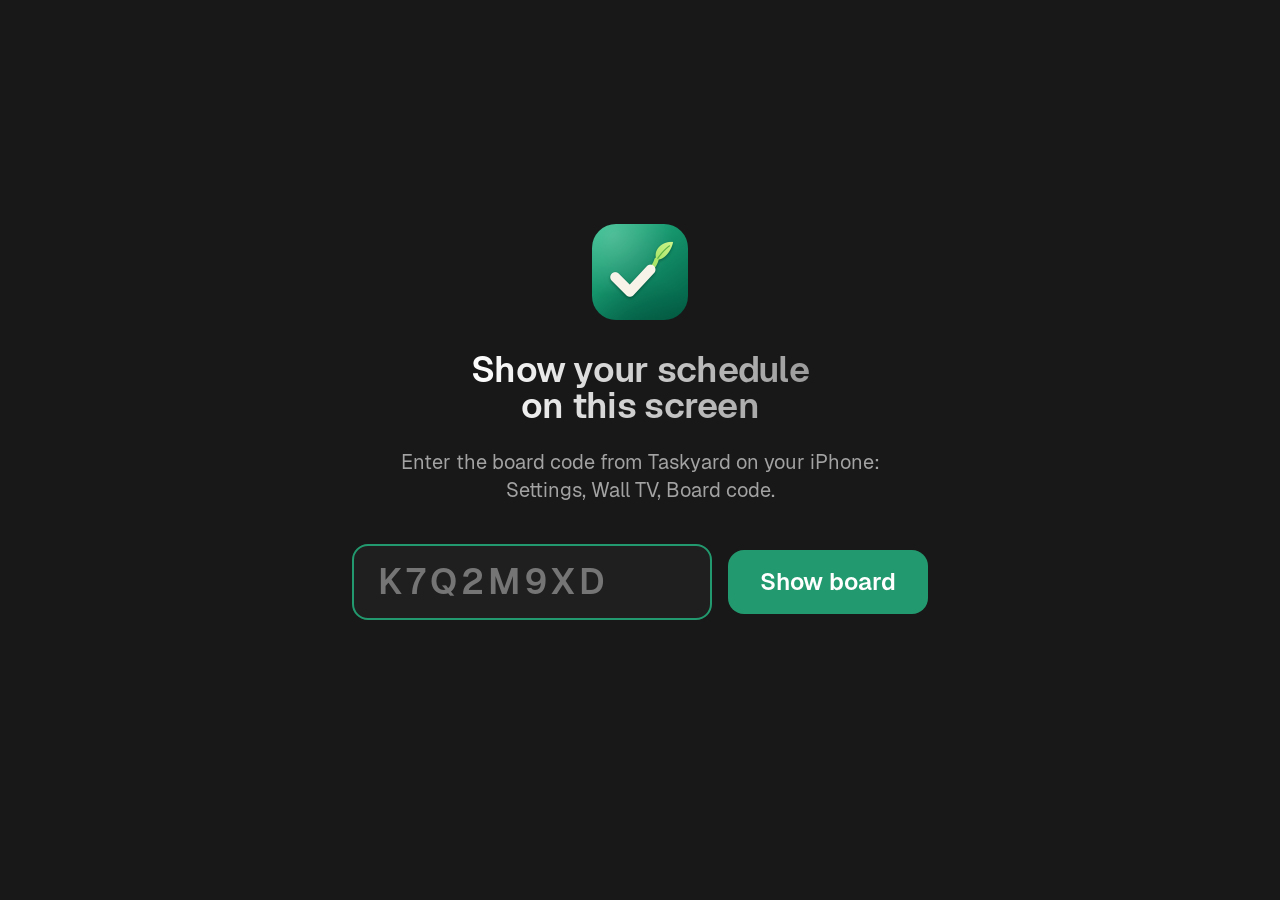
<file: index.html>
<!doctype html>
<html lang="en">
<head>
  <meta charset="utf-8">
  <meta name="viewport" content="width=device-width, initial-scale=1">
  <meta name="robots" content="noindex">
  <title>Taskyard board</title>
  <meta name="description" content="Taskyard's wall TV schedule.">
  <link rel="icon" href="icon.png">
  <link rel="stylesheet" href="style.css">
</head>
<body>
  <a class="skip" href="#main">Skip to schedule</a>

  <!-- Shown until a board code is entered; the code is remembered on this TV. -->
  <section id="setup" class="setup" hidden>
    <img class="setup-icon" src="icon.png" alt="Taskyard">
    <h1 class="hero">Show your schedule<br>on this screen</h1>
    <p class="lede">Enter the board code from Taskyard on your iPhone:<br>Settings, Wall TV, Board code.</p>
    <form id="setup-form" class="setup-form" autocomplete="off">
      <label for="code" class="sr">Board code</label>
      <input id="code" name="code" maxlength="8" placeholder="K7Q2M9XD" spellcheck="false" autocapitalize="characters">
      <button type="submit">Show board</button>
    </form>
    <p id="setup-error" class="error" role="alert"></p>
  </section>

  <main id="main" class="board" hidden>
    <header class="top">
      <div class="title">
        <h1 class="hero" id="heading">Today’s schedule</h1>
        <div id="lists" class="lists"></div>
      </div>
      <div class="clock">
        <div id="time" class="time"></div>
        <div id="date" class="date"></div>
      </div>
    </header>

    <div class="columns">
      <section class="column wide" aria-labelledby="today-h">
        <h2 id="today-h">Today</h2>
        <div id="today" class="stack"></div>
      </section>
      <section class="column" aria-labelledby="tomorrow-h">
        <h2 id="tomorrow-h">Tomorrow</h2>
        <div id="tomorrow" class="stack"></div>
      </section>
      <section class="column" aria-labelledby="week-h">
        <h2 id="week-h">Coming up</h2>
        <div id="week" class="stack"></div>
      </section>
    </div>

    <footer class="foot">
      <span id="status" class="status"></span>
      <button id="change" class="link" type="button">Change board</button>
    </footer>
  </main>

  <script src="config.js"></script>
  <script src="app.js"></script>
</body>
</html>
</file>
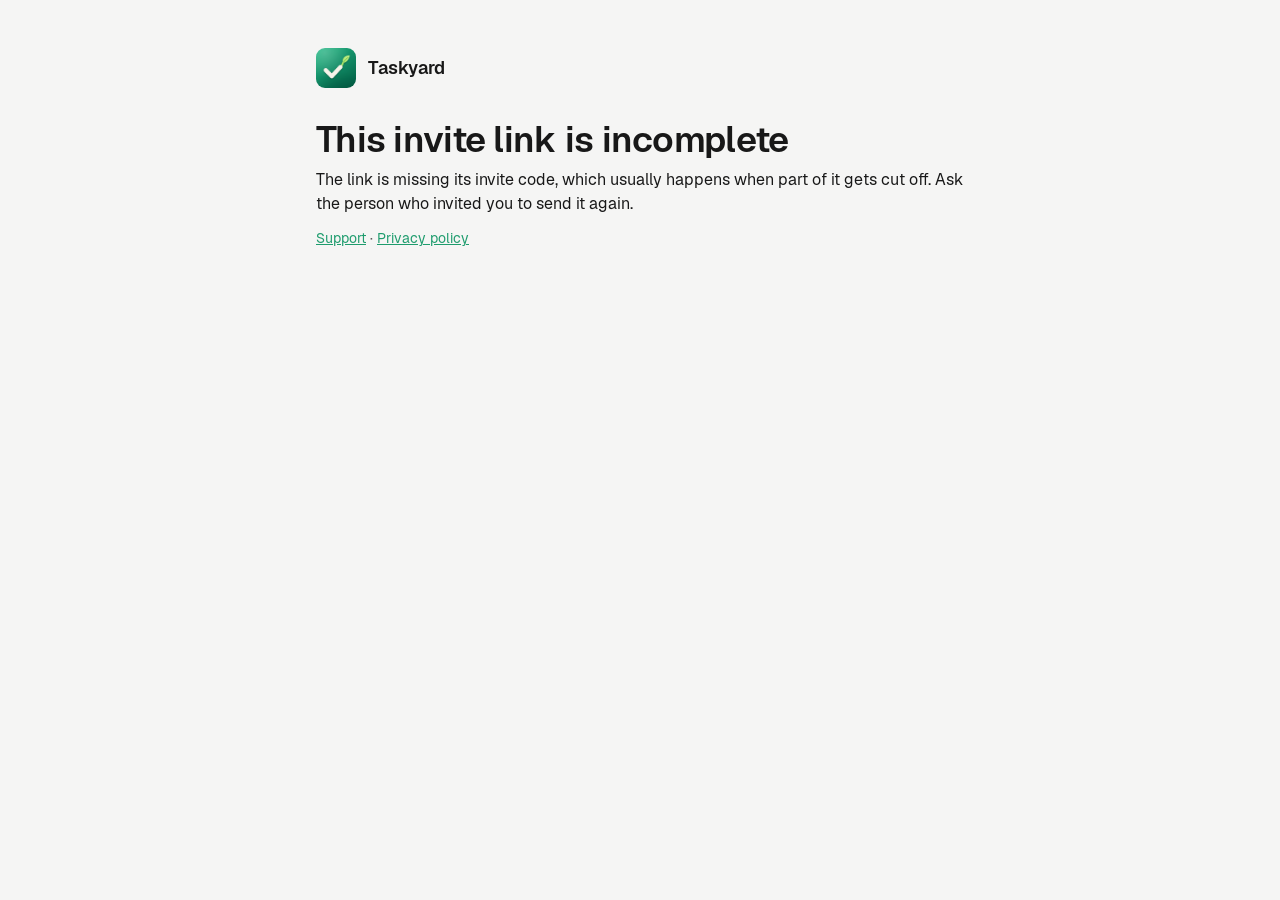
<file: join.html>
<!doctype html>
<html lang="en">
<head>
  <meta charset="utf-8">
  <meta name="viewport" content="width=device-width, initial-scale=1">
  <title>Join tasks in Taskyard</title>
  <meta name="description" content="Open a Taskyard invite to see shared tasks, add your own and mark them done.">
  <meta name="robots" content="noindex">
  <meta name="apple-itunes-app" content="app-id=6828300075">
  <link rel="icon" href="icon.png">
  <link rel="stylesheet" href="page.css">
</head>
<body>
  <main class="doc">
    <a class="brand" href="support.html"><img src="icon.png" alt="" width="40" height="40"><span>Taskyard</span></a>

    <div id="invite" hidden>
      <h1>You’re invited to help with tasks</h1>
      <p>Someone shared their Taskyard tasks with you. Open the invite on your iPhone or iPad to see the tasks, add your own and mark them done.</p>

      <ol class="steps">
        <li>
          <h2>Get Taskyard</h2>
          <p>It’s free on the App Store. Skip this if you already have it.</p>
          <a class="button secondary" href="https://apps.apple.com/app/id6828300075">Get it on the App Store</a>
        </li>
        <li>
          <h2>Open the invite</h2>
          <p>Taskyard asks for your name, then shows the shared tasks.</p>
          <a class="button" id="open" href="support.html">Open in Taskyard</a>
        </li>
      </ol>

      <section class="card" aria-labelledby="code-title">
        <h3 id="code-title">If the button doesn’t open the app</h3>
        <p>Open Taskyard, tap People at the top left, and paste this invite code under “Join someone’s tasks”.</p>
        <p class="code" id="code"></p>
        <button class="button secondary" id="copy" type="button">Copy code</button>
        <p class="meta" id="copied" role="status" aria-live="polite"></p>
      </section>

      <p class="meta">Anyone with this link can see and change the shared tasks, so don’t pass it on. The code is the part of the link after #, which your browser doesn’t send to this website.</p>
    </div>

    <div id="missing" hidden>
      <h1>This invite link is incomplete</h1>
      <p>The link is missing its invite code, which usually happens when part of it gets cut off. Ask the person who invited you to send it again.</p>
    </div>

    <noscript>
      <h1>Open this invite in Taskyard</h1>
      <p>Open Taskyard on your iPhone or iPad, tap People at the top left, and paste the whole link under “Join someone’s tasks”.</p>
    </noscript>

    <p class="meta"><a href="support.html">Support</a> · <a href="privacy.html">Privacy policy</a></p>
  </main>
  <script src="join.js"></script>
</body>
</html>
</file>
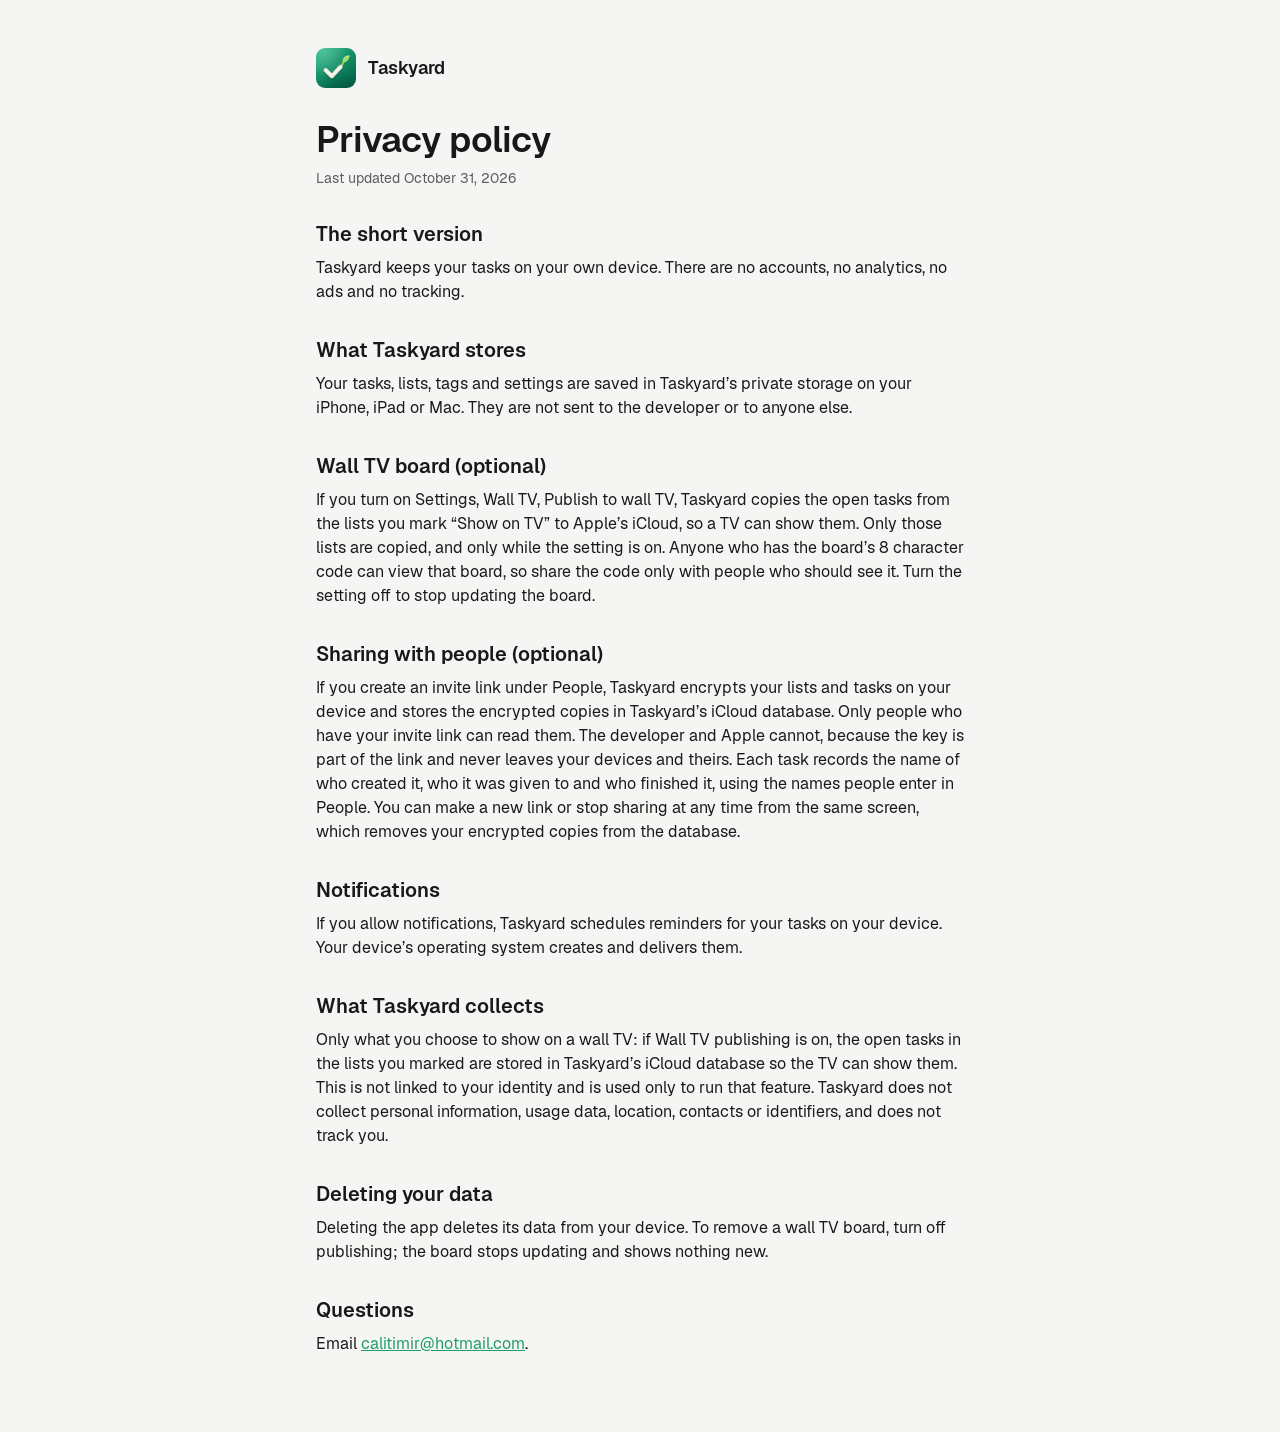
<file: privacy.html>
<!doctype html>
<html lang="en">
<head>
  <meta charset="utf-8">
  <meta name="viewport" content="width=device-width, initial-scale=1">
  <title>Taskyard privacy policy</title>
  <meta name="description" content="How Taskyard handles your data: it stays on your device.">
  <link rel="icon" href="icon.png">
  <link rel="stylesheet" href="page.css">
</head>
<body>
  <main class="doc">
    <a class="brand" href="support.html"><img src="icon.png" alt="" width="40" height="40"><span>Taskyard</span></a>
    <h1>Privacy policy</h1>
    <p class="meta">Last updated October 31, 2026</p>

    <h2>The short version</h2>
    <p>Taskyard keeps your tasks on your own device. There are no accounts, no analytics, no ads and no tracking.</p>

    <h2>What Taskyard stores</h2>
    <p>Your tasks, lists, tags and settings are saved in Taskyard’s private storage on your iPhone, iPad or Mac. They are not sent to the developer or to anyone else.</p>

    <h2>Wall TV board (optional)</h2>
    <p>If you turn on Settings, Wall TV, Publish to wall TV, Taskyard copies the open tasks from the lists you mark “Show on TV” to Apple’s iCloud, so a TV can show them. Only those lists are copied, and only while the setting is on. Anyone who has the board’s 8 character code can view that board, so share the code only with people who should see it. Turn the setting off to stop updating the board.</p>

    <h2>Sharing with people (optional)</h2>
    <p>If you create an invite link under People, Taskyard encrypts your lists and tasks on your device and stores the encrypted copies in Taskyard’s iCloud database. Only people who have your invite link can read them. The developer and Apple cannot, because the key is part of the link and never leaves your devices and theirs. Each task records the name of who created it, who it was given to and who finished it, using the names people enter in People. You can make a new link or stop sharing at any time from the same screen, which removes your encrypted copies from the database.</p>

    <h2>Notifications</h2>
    <p>If you allow notifications, Taskyard schedules reminders for your tasks on your device. Your device’s operating system creates and delivers them.</p>

    <h2>What Taskyard collects</h2>
    <p>Only what you choose to show on a wall TV: if Wall TV publishing is on, the open tasks in the lists you marked are stored in Taskyard’s iCloud database so the TV can show them. This is not linked to your identity and is used only to run that feature. Taskyard does not collect personal information, usage data, location, contacts or identifiers, and does not track you.</p>

    <h2>Deleting your data</h2>
    <p>Deleting the app deletes its data from your device. To remove a wall TV board, turn off publishing; the board stops updating and shows nothing new.</p>

    <h2>Questions</h2>
    <p>Email <a href="mailto:calitimir@hotmail.com">calitimir@hotmail.com</a>.</p>
  </main>
</body>
</html>
</file>
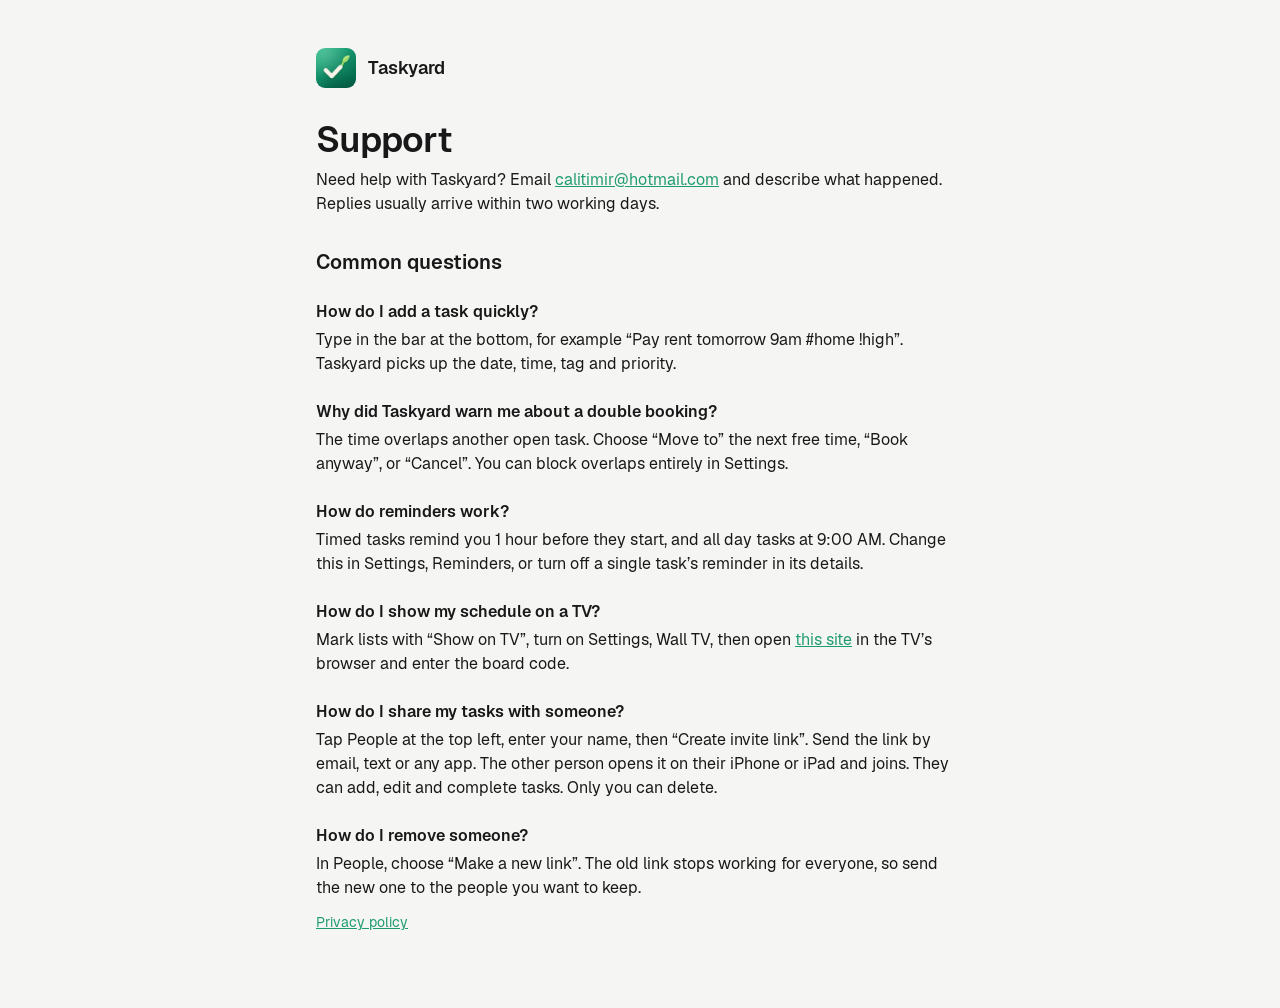
<file: support.html>
<!doctype html>
<html lang="en">
<head>
  <meta charset="utf-8">
  <meta name="viewport" content="width=device-width, initial-scale=1">
  <title>Taskyard support</title>
  <meta name="description" content="Help with Taskyard, the task planner with lists, boards, a timeline and a calendar.">
  <link rel="icon" href="icon.png">
  <link rel="stylesheet" href="page.css">
</head>
<body>
  <main class="doc">
    <a class="brand" href="support.html"><img src="icon.png" alt="" width="40" height="40"><span>Taskyard</span></a>
    <h1>Support</h1>
    <p>Need help with Taskyard? Email <a href="mailto:calitimir@hotmail.com">calitimir@hotmail.com</a> and describe what happened. Replies usually arrive within two working days.</p>

    <h2>Common questions</h2>
    <h3>How do I add a task quickly?</h3>
    <p>Type in the bar at the bottom, for example “Pay rent tomorrow 9am #home !high”. Taskyard picks up the date, time, tag and priority.</p>
    <h3>Why did Taskyard warn me about a double booking?</h3>
    <p>The time overlaps another open task. Choose “Move to” the next free time, “Book anyway”, or “Cancel”. You can block overlaps entirely in Settings.</p>
    <h3>How do reminders work?</h3>
    <p>Timed tasks remind you 1 hour before they start, and all day tasks at 9:00 AM. Change this in Settings, Reminders, or turn off a single task’s reminder in its details.</p>
    <h3>How do I show my schedule on a TV?</h3>
    <p>Mark lists with “Show on TV”, turn on Settings, Wall TV, then open <a href="./">this site</a> in the TV’s browser and enter the board code.</p>

    <h3>How do I share my tasks with someone?</h3>
    <p>Tap People at the top left, enter your name, then “Create invite link”. Send the link by email, text or any app. The other person opens it on their iPhone or iPad and joins. They can add, edit and complete tasks. Only you can delete.</p>
    <h3>How do I remove someone?</h3>
    <p>In People, choose “Make a new link”. The old link stops working for everyone, so send the new one to the people you want to keep.</p>

    <p class="meta"><a href="privacy.html">Privacy policy</a></p>
  </main>
</body>
</html>
</file>
<file: page.css>
@font-face { font-family: "Geist"; src: url("Geist-Regular.otf") format("opentype"); font-weight: 400; }
@font-face { font-family: "Geist"; src: url("Geist-Medium.otf") format("opentype"); font-weight: 500; }
@font-face { font-family: "Geist"; src: url("Geist-SemiBold.otf") format("opentype"); font-weight: 600; }
:root { --bg: #F5F5F4; --text: #181818; --muted: #5C5C5C; --brand: #1E9C6D; --on-brand: #FFFFFF; }
@media (prefers-color-scheme: dark) { :root { --bg: #181818; --text: #FFFFFF; --muted: #A3A3A3; --brand: #3DC48F; --on-brand: #06281C; } }
* { box-sizing: border-box; }
body { margin: 0; background: var(--bg); color: var(--text); font: 400 16px/24px "Geist", system-ui, sans-serif; -webkit-font-smoothing: antialiased; }
.doc { max-width: 680px; margin: 0 auto; padding: 48px 16px 64px; }
.brand { display: inline-flex; align-items: center; color: inherit; text-decoration: none; font-weight: 600; font-size: 18px; line-height: 28px; margin-bottom: 32px; }
.brand img { border-radius: 9px; margin-right: 12px; }
h1 { font-size: 36px; line-height: 40px; font-weight: 600; margin: 0 0 8px; letter-spacing: -0.02em; text-wrap: balance; }
h2 { font-size: 20px; line-height: 28px; font-weight: 600; margin: 32px 0 8px; }
h3 { font-size: 16px; line-height: 24px; font-weight: 600; margin: 24px 0 4px; }
p { margin: 0 0 12px; text-wrap: pretty; }
.meta { color: var(--muted); font-size: 14px; line-height: 20px; }
a { color: var(--brand); }
a:focus-visible { outline: 2px solid var(--brand); outline-offset: 2px; border-radius: 4px; }

/* Invite page */
.steps { list-style: none; counter-reset: step; margin: 32px 0 0; padding: 0; }
.steps li { counter-increment: step; position: relative; padding: 0 0 32px 48px; }
.steps li::before { content: counter(step); position: absolute; left: 0; top: 0; width: 32px; height: 32px; border-radius: 9999px; background: var(--brand); color: var(--on-brand); font-weight: 600; font-size: 14px; line-height: 32px; text-align: center; }
.steps h2 { margin: 0 0 4px; }
.button { display: inline-block; margin-top: 4px; padding: 8px 12px; border: 1px solid var(--brand); border-radius: 8px; background: var(--brand); color: var(--on-brand); font: 600 16px/24px "Geist", system-ui, sans-serif; text-decoration: none; cursor: pointer; transition: opacity 300ms cubic-bezier(0.22, 1, 0.36, 1), transform 200ms cubic-bezier(0.22, 1, 0.36, 1); }
.button.secondary { background: transparent; color: var(--brand); }
.button:hover { opacity: 0.85; }
.button:active { transform: scale(0.98); }
.button:focus-visible { outline: 2px solid var(--brand); outline-offset: 2px; }
.card { margin: 0 0 24px; padding: 16px; border: 1px solid color-mix(in srgb, var(--text) 12%, transparent); border-radius: 16px; }
.card h3 { margin-top: 0; }
.code { margin: 12px 0; padding: 12px; border-radius: 8px; background: color-mix(in srgb, var(--text) 6%, transparent); font: 500 16px/24px ui-monospace, "SF Mono", Menlo, monospace; letter-spacing: 0.04em; overflow-wrap: anywhere; user-select: all; -webkit-user-select: all; }
@media (prefers-reduced-motion: reduce) { .button { transition: none; } }
</file>
<file: style.css>
/* Taskyard wall board. Visual rules from .claude/skills/landing-page-design (Part B):
   Geist only, Tailwind type steps, the fixed spacing scale, flat dark surfaces from the
   approved list, one gradient (hero text), and the decelerating base curve. Flexbox only,
   so older Samsung TV browsers lay it out correctly. */

@font-face { font-family: "Geist"; src: url("Geist-Regular.otf") format("opentype"); font-weight: 400; }
@font-face { font-family: "Geist"; src: url("Geist-Medium.otf") format("opentype"); font-weight: 500; }
@font-face { font-family: "Geist"; src: url("Geist-SemiBold.otf") format("opentype"); font-weight: 600; }

:root {
  --bg: #181818;
  --surface: #1F1F1F;
  --raised: #272727;
  --line: #313131;
  --text: #FFFFFF;
  --muted: #A3A3A3;
  --brand: #22996E;
  --overdue: #F06A5F;
  --curve: cubic-bezier(0.22, 1, 0.36, 1);
}

* { box-sizing: border-box; }

html, body {
  margin: 0;
  height: 100%;
  background: var(--bg);
  color: var(--text);
  font-family: "Geist", system-ui, sans-serif;
  font-size: 16px;
  -webkit-font-smoothing: antialiased;
}

[hidden] { display: none !important; }

.sr { position: absolute; width: 1px; height: 1px; overflow: hidden; clip: rect(0 0 0 0); }

.skip {
  position: absolute; left: 16px; top: -64px;
  padding: 8px 12px; border-radius: 8px;
  background: var(--brand); color: #fff; text-decoration: none;
}
.skip:focus { top: 16px; }

/* Hero heading: the one gradient, on text only (skill B5). */
.hero {
  margin: 0;
  max-width: 680px;
  font-size: 48px; line-height: 1;
  font-weight: 600;
  letter-spacing: -0.02em;
  background: linear-gradient(90deg, #FFFFFF, #9B9B9B);
  -webkit-background-clip: text; background-clip: text;
  color: transparent;
}

/* ---------- Setup ---------- */

.setup {
  min-height: 100%;
  display: flex; flex-direction: column; align-items: center; justify-content: center;
  text-align: center; padding: 48px;
}
.setup-icon { width: 96px; height: 96px; border-radius: 24px; margin-bottom: 32px; }
.setup .hero { text-align: center; }
.lede { margin: 24px 0 40px; color: var(--muted); font-size: 24px; line-height: 32px; }
.setup-form { display: flex; align-items: center; }
.setup-form input {
  width: 360px; margin-right: 16px;
  padding: 16px 24px; border-radius: 16px;
  border: 2px solid var(--line); background: var(--surface); color: var(--text);
  font: 600 36px/40px "Geist", sans-serif; letter-spacing: 0.12em; text-transform: uppercase;
  outline: none; transition: border-color 300ms var(--curve);
}
.setup-form input:focus { border-color: var(--brand); }
.setup-form button, .link {
  font-family: inherit; cursor: pointer;
  transition: transform 200ms var(--curve), opacity 300ms var(--curve), background-color 300ms var(--curve);
}
.setup-form button {
  padding: 16px 32px; border-radius: 16px; border: 0;
  background: var(--brand); color: #fff; font-size: 24px; line-height: 32px; font-weight: 600;
}
.setup-form button:hover { opacity: 0.9; }
.setup-form button:active, .link:active { transform: scale(0.98); }
.setup-form button:focus-visible, .link:focus-visible { outline: 3px solid #fff; outline-offset: 4px; }
.error { min-height: 32px; margin: 24px 0 0; color: var(--overdue); font-size: 20px; line-height: 28px; }

/* ---------- Board ---------- */

.board { display: flex; flex-direction: column; height: 100%; padding: 40px 48px 24px; }

.top { display: flex; align-items: flex-end; justify-content: space-between; margin-bottom: 32px; }
.title { min-width: 0; }
.lists { display: flex; flex-wrap: wrap; margin-top: 16px; }
.list-chip {
  display: flex; align-items: center;
  margin: 0 8px 8px 0; padding: 4px 12px; border-radius: 9999px;
  background: var(--surface); border: 1px solid var(--line);
  font-size: 18px; line-height: 28px; color: var(--muted);
}
.dot { width: 12px; height: 12px; border-radius: 9999px; margin-right: 8px; flex: none; }

.clock { text-align: right; }
.time { font-size: 72px; line-height: 1; font-weight: 600; font-variant-numeric: tabular-nums; letter-spacing: -0.02em; }
.date { margin-top: 8px; font-size: 24px; line-height: 32px; color: var(--muted); }

.columns { display: flex; flex: 1; min-height: 0; }
.column { display: flex; flex-direction: column; flex: 1; min-width: 0; margin-right: 32px; }
.column:last-child { margin-right: 0; }
.column.wide { flex: 1.4; }
.column h2 {
  margin: 0 0 16px; font-size: 30px; line-height: 36px; font-weight: 600;
  display: flex; align-items: center;
}
.count {
  margin-left: 12px; padding: 0 12px; border-radius: 9999px;
  background: var(--raised); color: var(--muted); font-size: 20px; line-height: 28px; font-weight: 500;
}
.stack { flex: 1; min-height: 0; overflow: hidden; }

.day-label { margin: 24px 0 8px; font-size: 20px; line-height: 28px; font-weight: 600; color: var(--muted); }
.day-label:first-child { margin-top: 0; }

/* A task card: full border, never one-sided (skill B4); colour comes from the dot. */
.task {
  display: flex; align-items: flex-start;
  margin-bottom: 12px; padding: 16px; border-radius: 16px;
  background: var(--surface); border: 1px solid var(--line);
  /* Visible by default; the entrance only plays where animations run. */
  animation: rise 700ms var(--curve) backwards;
}
.task.now { border: 2px solid var(--brand); background: #1F2A25; }
.task.overdue { border-color: #5A2E2A; }
.task .when {
  flex: none; width: 128px; margin-right: 16px;
  font-size: 20px; line-height: 28px; font-weight: 600; font-variant-numeric: tabular-nums;
}
.task .when small { display: block; font-size: 18px; line-height: 28px; font-weight: 400; color: var(--muted); }
.task.overdue .when { color: var(--overdue); }
.task .body { flex: 1; min-width: 0; }
.task .name {
  font-size: 24px; line-height: 32px; font-weight: 500;
  overflow: hidden; text-overflow: ellipsis; white-space: nowrap;
}
.task .meta { display: flex; flex-wrap: wrap; align-items: center; margin-top: 4px; color: var(--muted); font-size: 18px; line-height: 28px; }
.task .meta > * { margin-right: 16px; }
.flag { color: var(--overdue); font-weight: 600; }
.pill { padding: 0 8px; border-radius: 9999px; background: var(--raised); }
.badge-now {
  margin-left: 12px; padding: 0 12px; border-radius: 9999px;
  background: var(--brand); color: #fff; font-size: 18px; line-height: 28px; font-weight: 600;
}
.compact .task { padding: 12px 16px; }
.compact .task .name { font-size: 20px; line-height: 28px; }
.compact .task .when { width: 96px; font-size: 18px; }

.empty {
  padding: 24px; border-radius: 16px; border: 1px dashed var(--line);
  color: var(--muted); font-size: 20px; line-height: 28px;
}
.more { margin-top: 4px; color: var(--muted); font-size: 18px; line-height: 28px; }

.foot {
  display: flex; align-items: center; justify-content: space-between;
  margin-top: 16px; padding-top: 16px; border-top: 1px solid var(--line);
  color: var(--muted); font-size: 18px; line-height: 28px;
}
.status .live { display: inline-block; width: 10px; height: 10px; border-radius: 9999px; background: var(--brand); margin-right: 8px; }
.status.stale .live { background: #E0A43A; }
.link { background: none; border: 0; color: var(--muted); font-size: 18px; text-decoration: underline; padding: 4px 8px; }

/* Safety net: if a browser stalls the entrance, cards still end fully visible. */
.settled .task { animation: none; }

@keyframes rise { from { opacity: 0; transform: translateY(32px); } to { opacity: 1; transform: none; } }

@media (prefers-reduced-motion: reduce) {
  .task { animation: fade 300ms var(--curve) backwards; }
  @keyframes fade { from { opacity: 0; } to { opacity: 1; } }
}

/* Smaller screens (a laptop preview, 720p TVs): step every size down. */
@media (max-width: 1500px) {
  html, body { font-size: 14px; }
  .board { padding: 24px 32px 16px; }
  .hero { font-size: 36px; }
  .time { font-size: 48px; }
  .date, .lede { font-size: 20px; line-height: 28px; }
  .column h2 { font-size: 24px; line-height: 32px; }
  .task { padding: 12px; }
  .task .name { font-size: 20px; line-height: 28px; }
  .task .when, .day-label { font-size: 18px; line-height: 28px; }
  .task .when { width: 112px; }
  .task .meta, .list-chip, .foot, .more { font-size: 16px; line-height: 24px; }
}
</file>
